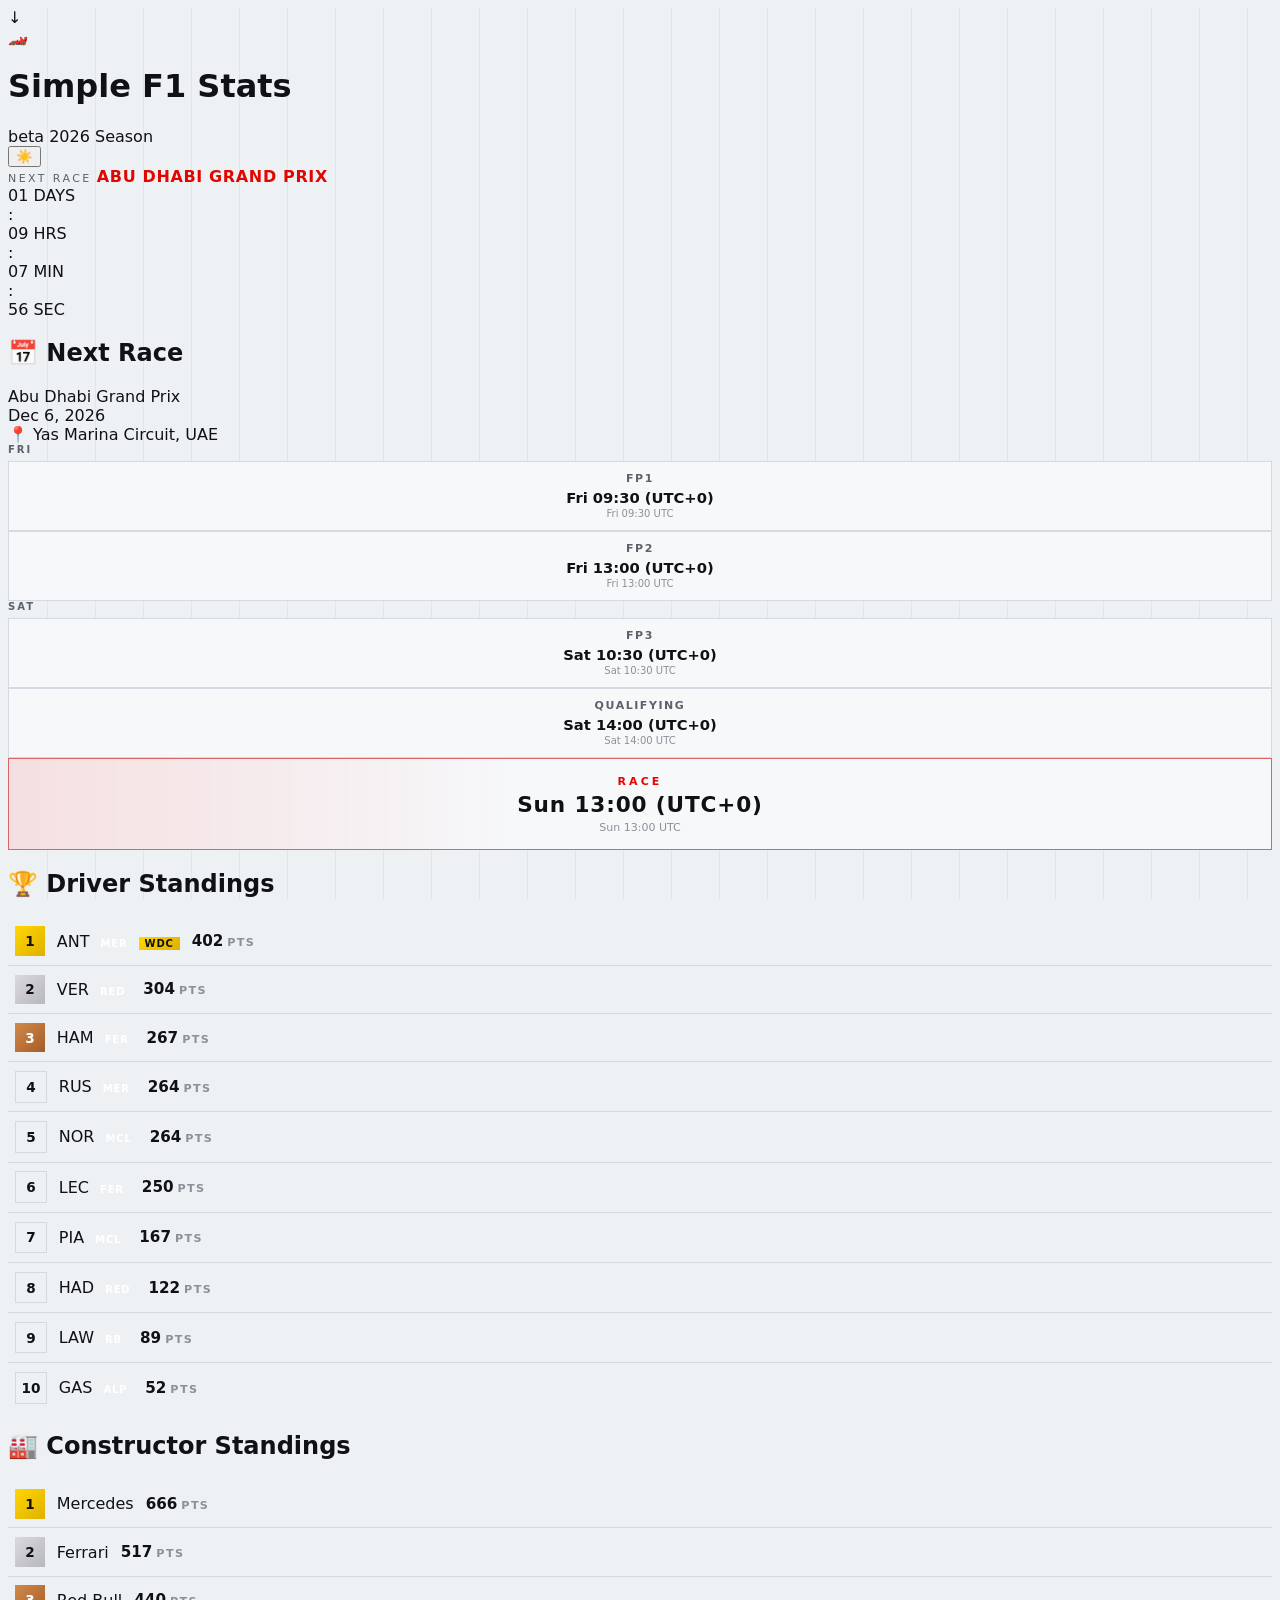
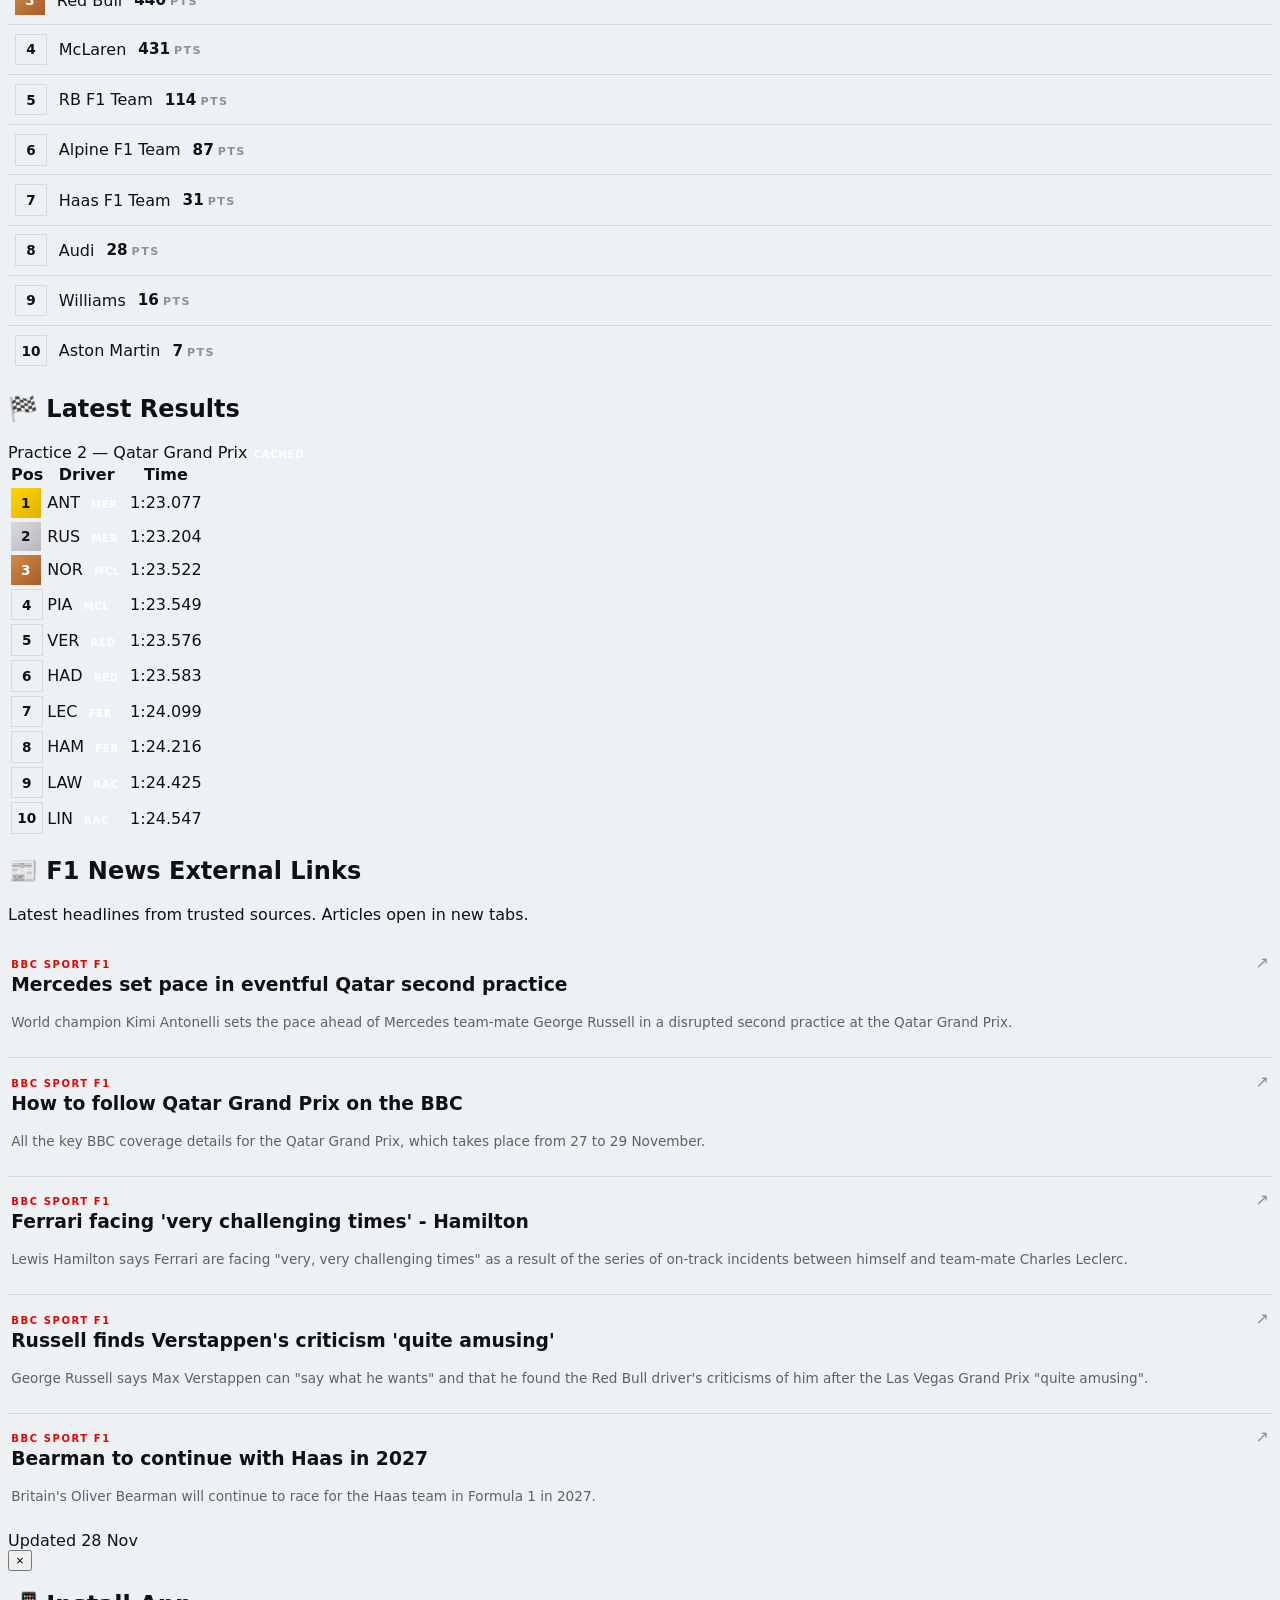
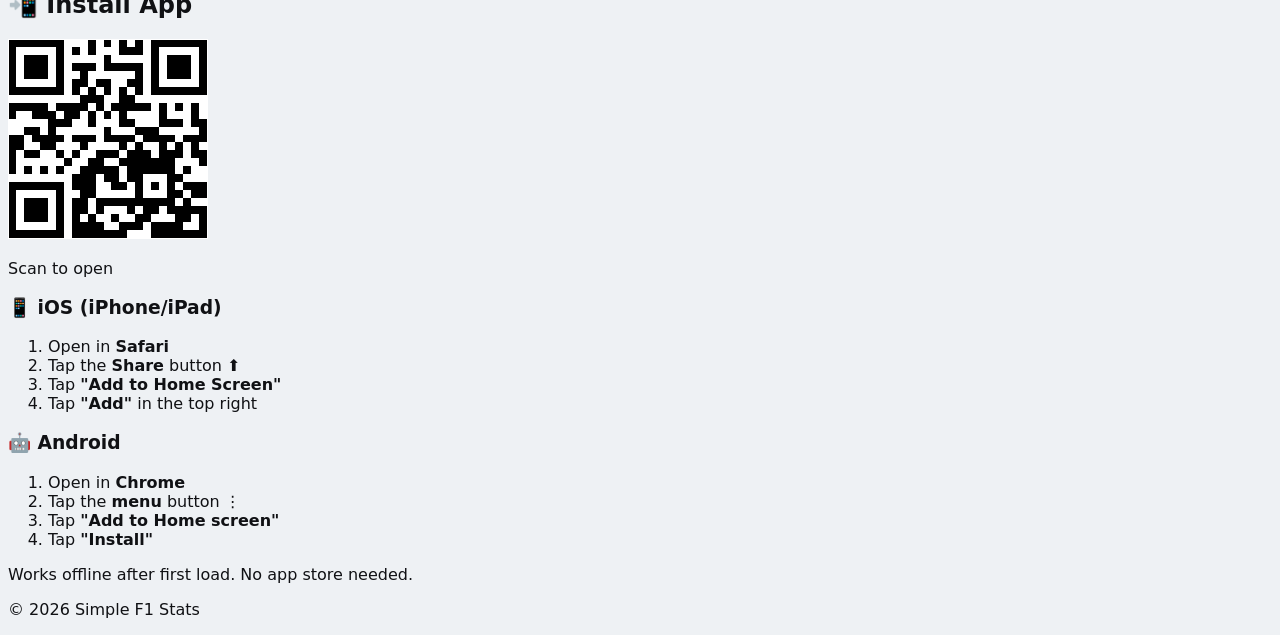
<file: docs/index-original.html>
<!DOCTYPE html>
<html lang="en">
<head>
    <meta charset="UTF-8">
    <link rel="icon" href="assets/favicon.svg" type="image/svg+xml">
    <meta name="viewport" content="width=device-width, initial-scale=1.0">
    <meta http-equiv="Cache-Control" content="no-cache, no-store, must-revalidate">
    <meta http-equiv="Pragma" content="no-cache">
    <meta http-equiv="Expires" content="0">
    
    <!-- PWA Meta Tags -->
    <link rel="manifest" href="manifest.json">
    <meta name="theme-color" content="#e10600">
    <meta name="apple-mobile-web-app-capable" content="yes">
    <meta name="apple-mobile-web-app-status-bar-style" content="black-translucent">
    <meta name="apple-mobile-web-app-title" content="F1 Stats">
    
    <!-- Primary Meta Tags -->
    <title>Simple F1 Stats - Live Formula 1 Dashboard</title>
    <meta name="title" content="Simple F1 Stats - Live Formula 1 Dashboard">
    <meta name="description" content="Real-time Formula 1 statistics, driver and constructor standings, race results, and latest F1 news. Your simple, ad-free F1 dashboard.">
    <meta name="keywords" content="Formula 1, F1, F1 stats, F1 standings, F1 results, F1 news, F1 dashboard, driver standings, constructor standings, race results">
    <meta name="author" content="Simple F1 Stats">
    <link rel="canonical" href="https://simplef1stats.com/">
    
    <!-- Open Graph / Facebook -->
    <meta property="og:type" content="website">
    <meta property="og:url" content="https://simplef1stats.com/">
    <meta property="og:title" content="Simple F1 Stats - Live Formula 1 Dashboard">
    <meta property="og:description" content="Real-time Formula 1 statistics, driver and constructor standings, race results, and latest F1 news.">
    <meta property="og:image" content="https://simplef1stats.com/assets/og-image.png">
    <meta property="og:site_name" content="Simple F1 Stats">
    
    <!-- Twitter -->
    <meta property="twitter:card" content="summary_large_image">
    <meta property="twitter:url" content="https://simplef1stats.com/">
    <meta property="twitter:title" content="Simple F1 Stats - Live Formula 1 Dashboard">
    <meta property="twitter:description" content="Real-time Formula 1 statistics, driver and constructor standings, race results, and latest F1 news.">
    <meta property="twitter:image" content="https://simplef1stats.com/assets/og-image.png">
    
    <!-- Structured Data -->
    <script type="application/ld+json">
    {
        "@context": "https://schema.org",
        "@type": "WebSite",
        "name": "Simple F1 Stats",
        "url": "https://simplef1stats.com/",
        "description": "Real-time Formula 1 statistics, standings, and results",
        "potentialAction": {
            "@type": "SearchAction",
            "target": "https://simplef1stats.com/?search={search_term_string}",
            "query-input": "required name=search_term_string"
        }
    }
    </script>
    <script type="application/ld+json">
    {
        "@context": "https://schema.org",
        "@type": "SportsActivityEvent",
        "name": "Formula 1 Statistics",
        "sport": "Formula 1",
        "description": "Live Formula 1 statistics and standings dashboard"
    }
    </script>
    
    <link rel="stylesheet" href="assets/css/style.css?t=202608040708">
    <script src="assets/js/app.js?t=202608040708" defer></script>
</head>
<body>
    <div class="pull-indicator" id="pull-indicator">
        <span class="arrow">↓</span>
    </div>
    <header class="header">
        <div class="header-content">
            <div class="logo">
                <span class="logo-icon">🏎️</span>
                <h1>Simple F1 Stats</h1>
                <span class="beta-badge">beta</span>
                <span class="season-badge" id="season-year">2026 Season</span>
            </div>
            <div class="header-actions">
                <button class="install-btn" id="install-btn" style="display: none;" aria-label="Install app">
                    <span class="install-icon">📲</span>
                    <span class="install-text">Install</span>
                </button>
                <button class="theme-toggle" id="theme-toggle" aria-label="Toggle theme">
                    <span class="theme-icon">🌙</span>
                </button>
            </div>
        </div>
    </header>
    
    <!-- Countdown Timer -->
    <div class="countdown-banner" id="countdown-banner">
        <div class="countdown-content">
            <span class="countdown-label">Next Race</span>
            <span class="countdown-race" id="countdown-race">Loading...</span>
            <div class="countdown-timer" id="countdown-timer">
                <div class="countdown-unit">
                    <span class="countdown-value" id="countdown-days">--</span>
                    <span class="countdown-label-small">DAYS</span>
                </div>
                <span class="countdown-separator">:</span>
                <div class="countdown-unit">
                    <span class="countdown-value" id="countdown-hours">--</span>
                    <span class="countdown-label-small">HRS</span>
                </div>
                <span class="countdown-separator">:</span>
                <div class="countdown-unit">
                    <span class="countdown-value" id="countdown-minutes">--</span>
                    <span class="countdown-label-small">MIN</span>
                </div>
                <span class="countdown-separator">:</span>
                <div class="countdown-unit">
                    <span class="countdown-value" id="countdown-seconds">--</span>
                    <span class="countdown-label-small">SEC</span>
                </div>
            </div>
        </div>
    </div>
    
    <!-- Live Session Banner -->
    <div class="live-banner" id="live-banner" style="display: none;">
        <span class="live-dot"></span>
        <span class="live-text" id="live-text">Session in progress</span>
    </div>

    <main class="main">
        <div class="grid">
            <!-- Next Race -->
            <section class="card race-card" aria-labelledby="next-race-title">
                <h2 id="next-race-title"><span class="icon">📅</span> Next Race</h2>
                <div class="race-header">
                    <div class="race-name" id="next-race-name">Loading...</div>
                    <div class="race-date" id="next-race-date"></div>
                </div>
                <div class="race-circuit" id="next-race-circuit"></div>
                <div class="session-list" id="session-times"></div>
            </section>

            <!-- Driver Standings -->
            <section class="card" aria-labelledby="driver-standings-title">
                <h2 id="driver-standings-title"><span class="icon">🏆</span> Driver Standings</h2>
                <div id="driver-standings" class="standings-list">
                    <div class="loading-skeleton"></div>
                </div>
            </section>

            <!-- Constructor Standings -->
            <section class="card" aria-labelledby="constructor-standings-title">
                <h2 id="constructor-standings-title"><span class="icon">🏭</span> Constructor Standings</h2>
                <div id="constructor-standings" class="standings-list">
                    <div class="loading-skeleton"></div>
                </div>
            </section>

            <!-- Latest Results -->
            <section class="card" aria-labelledby="latest-results-title">
                <h2 id="latest-results-title"><span class="icon">🏁</span> Latest Results</h2>
                <div class="results-header" id="results-header"></div>
                <table class="results-table" aria-label="Latest session results">
                    <thead>
                        <tr>
                            <th>Pos</th>
                            <th>Driver</th>
                            <th>Time</th>
                        </tr>
                    </thead>
                    <tbody id="latest-results">
                        <tr><td colspan="3" class="loading-cell">Loading...</td></tr>
                    </tbody>
                </table>
            </section>

            <!-- F1 News -->
            <section class="card news-card" aria-labelledby="news-title">
                <h2 id="news-title">
                    <span class="icon">📰</span> F1 News
                    <span class="news-disclaimer">External Links</span>
                </h2>
                <p class="news-intro">Latest headlines from trusted sources. Articles open in new tabs.</p>
                <div id="news-list" class="news-list">
                    <div class="loading-skeleton"></div>
                </div>
                <div class="news-footer">
                    <span id="news-updated">Updated daily</span>
                </div>
            </section>

            <!-- Weather (Live during sessions) -->
            <section class="card weather-card" id="weather-card" aria-labelledby="weather-title" style="display: none;">
                <h2 id="weather-title"><span class="icon">🌦️</span> Track Weather</h2>
                <div id="weather-content" class="weather-grid">
                    <div class="loading-skeleton"></div>
                </div>
            </section>

            <!-- Pit Stops (Live during race) -->
            <section class="card pitstops-card" id="pitstops-card" aria-labelledby="pitstops-title" style="display: none;">
                <h2 id="pitstops-title"><span class="icon">🛞</span> Pit Stops</h2>
                <table class="results-table" aria-label="Pit stop times">
                    <thead>
                        <tr>
                            <th>Lap</th>
                            <th>Driver</th>
                            <th>Time</th>
                            <th>Tire</th>
                        </tr>
                    </thead>
                    <tbody id="pitstops-results">
                    </tbody>
                </table>
            </section>
            <!-- Install App Section -->
            <section class="card install-card" id="install-section" aria-labelledby="install-title">
                <button class="install-close" id="install-close" aria-label="Close install instructions">×</button>
                <h2 id="install-title"><span class="icon">📲</span> Install App</h2>
                <div class="install-content">
                    <div class="install-qr">
                        <img src="assets/qr-code.png" alt="Scan to visit Simple F1 Stats" class="qr-image">
                        <p class="qr-hint">Scan to open</p>
                    </div>
                    <div class="install-steps">
                        <div class="install-platform" id="ios-instructions">
                            <h3>📱 iOS (iPhone/iPad)</h3>
                            <ol>
                                <li>Open in <strong>Safari</strong></li>
                                <li>Tap the <strong>Share</strong> button <span class="share-icon">⬆️</span></li>
                                <li>Tap <strong>"Add to Home Screen"</strong></li>
                                <li>Tap <strong>"Add"</strong> in the top right</li>
                            </ol>
                        </div>
                        <div class="install-platform" id="android-instructions">
                            <h3>🤖 Android</h3>
                            <ol>
                                <li>Open in <strong>Chrome</strong></li>
                                <li>Tap the <strong>menu</strong> button <span class="menu-icon">⋮</span></li>
                                <li>Tap <strong>"Add to Home screen"</strong></li>
                                <li>Tap <strong>"Install"</strong></li>
                            </ol>
                        </div>
                    </div>
                </div>
                <p class="install-note">Works offline after first load. No app store needed.</p>
            </section>

        </div>
    </main>

    <footer class="footer">
        <p>&copy; 2026 Simple F1 Stats</p>
    </footer>

    <script>
        // Theme handling
        const themeToggle = document.getElementById('theme-toggle');
        const themeIcon = themeToggle.querySelector('.theme-icon');
        
        function setTheme(theme) {
            document.documentElement.setAttribute('data-theme', theme);
            themeIcon.textContent = theme === 'dark' ? '☀️' : '🌙';
            localStorage.setItem('f1-theme', theme);
        }
        
        // Initialize theme
        const savedTheme = localStorage.getItem('f1-theme') || 
            (window.matchMedia('(prefers-color-scheme: dark)').matches ? 'dark' : 'light');
        setTheme(savedTheme);
        
        themeToggle.addEventListener('click', () => {
            const current = document.documentElement.getAttribute('data-theme');
            setTheme(current === 'dark' ? 'light' : 'dark');
        });

        // PWA Install handling
        let deferredPrompt;
        const installBtn = document.getElementById('install-btn');
        
        window.addEventListener('beforeinstallprompt', (e) => {
            e.preventDefault();
            deferredPrompt = e;
            installBtn.style.display = 'flex';
        });
        
        installBtn.addEventListener('click', async () => {
            if (!deferredPrompt) return;
            
            deferredPrompt.prompt();
            const { outcome } = await deferredPrompt.userChoice;
            
            if (outcome === 'accepted') {
                installBtn.style.display = 'none';
            }
            deferredPrompt = null;
        });
        
        window.addEventListener('appinstalled', () => {
            installBtn.style.display = 'none';
            deferredPrompt = null;
        });

        // Register service worker
        if ('serviceWorker' in navigator) {
            navigator.serviceWorker.register('/sw.js')
                .then(reg => console.log('Service Worker registered'))
                .catch(err => console.log('Service Worker registration failed:', err));
        }

        // Load news
        async function loadNews() {
            try {
                const res = await fetch('data/news.json');
                const data = await res.json();
                const container = document.getElementById('news-list');
                const updatedEl = document.getElementById('news-updated');
                
                if (data.articles && data.articles.length > 0) {
                    container.innerHTML = data.articles.map(article => `
                        <a href="${article.link}" target="_blank" rel="noopener noreferrer" class="news-item">
                            <div class="news-item-content">
                                <span class="news-source">${article.source}</span>
                                <h3 class="news-headline">${article.title}</h3>
                                ${article.description ? `<p class="news-excerpt">${article.description}</p>` : ''}
                            </div>
                            <span class="news-arrow">↗</span>
                        </a>
                    `).join('');
                    
                    // Show last updated time
                    const lastUpdated = new Date(data.lastUpdated);
                    updatedEl.textContent = `Updated ${lastUpdated.toLocaleDateString('en-GB', { day: 'numeric', month: 'short' })}`;
                } else {
                    container.innerHTML = '<p class="news-empty">No news available</p>';
                }
            } catch (err) {
                console.error('Failed to load news:', err);
                document.getElementById('news-list').innerHTML = '<p class="news-empty">News unavailable</p>';
            }
        }
        
        loadNews();
        // Platform detection for install instructions
        function highlightPlatformInstructions() {
            const isIOS = /iPad|iPhone|iPod/.test(navigator.userAgent) && !window.MSStream;
            const isAndroid = /Android/.test(navigator.userAgent);
            
            const iosSection = document.getElementById('ios-instructions');
            const androidSection = document.getElementById('android-instructions');
            
            if (isIOS && iosSection) {
                iosSection.style.background = 'var(--bg-card)';
                iosSection.style.border = '2px solid #e10600';
            } else if (isAndroid && androidSection) {
                androidSection.style.background = 'var(--bg-card)';
                androidSection.style.border = '2px solid #e10600';
            }
        }
        
        highlightPlatformInstructions();
        // Install section dismiss handler
        const installSection = document.getElementById('install-section');
        const installCloseBtn = document.getElementById('install-close');
        
        // Check if user previously dismissed (24h cooldown)
        const dismissedAt = localStorage.getItem('f1-install-dismissed');
        if (dismissedAt && (Date.now() - parseInt(dismissedAt)) < 86400000) {
            installSection.classList.add('dismissed');
        }
        
        if (installCloseBtn) {
            installCloseBtn.addEventListener('click', () => {
                installSection.classList.add('dismissed');
                localStorage.setItem('f1-install-dismissed', Date.now().toString());
            });
        }


    </script>
</body>
</html>
</file>
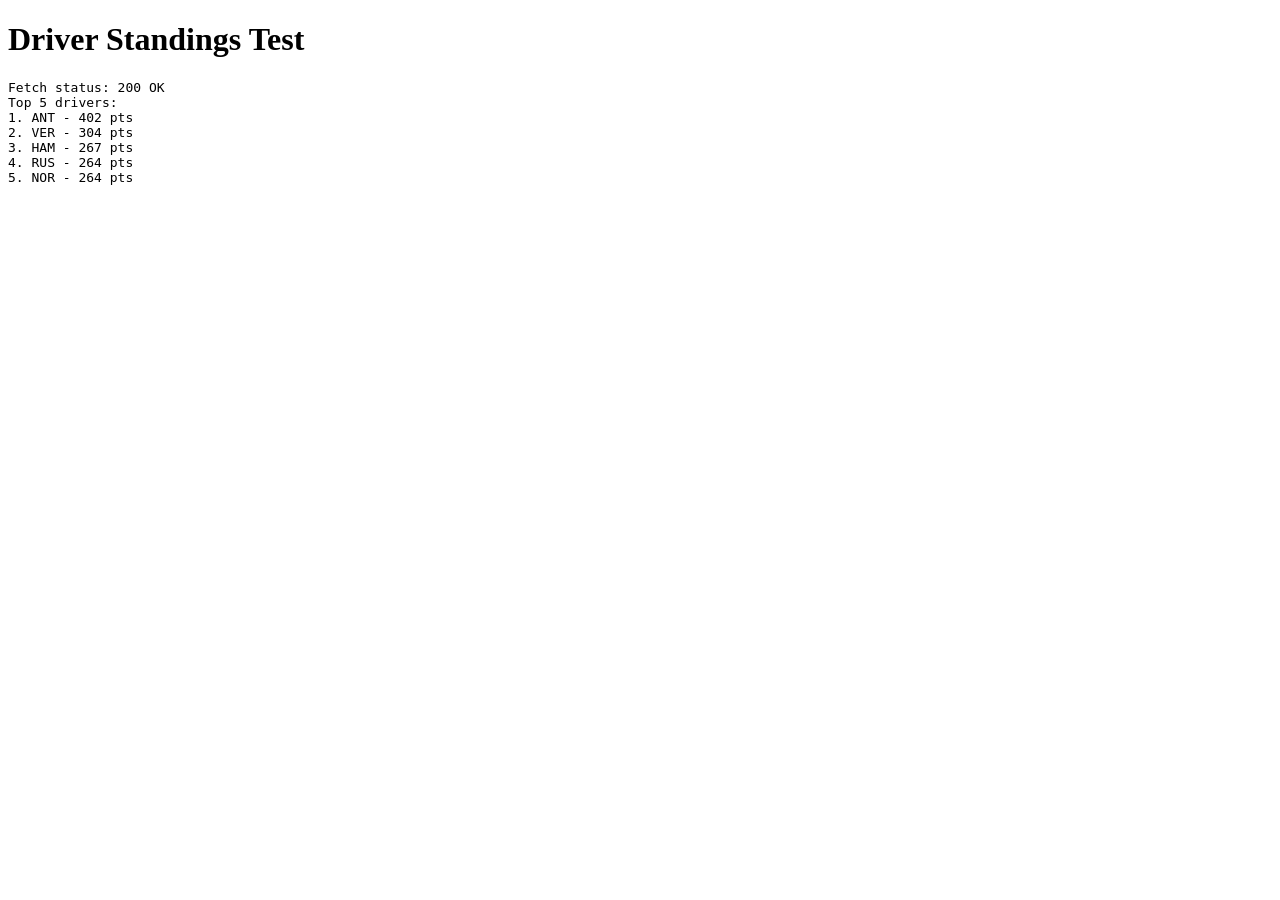
<file: docs/test.html>
<!DOCTYPE html>
<html>
<head>
  <title>Test</title>
</head>
<body>
  <h1>Driver Standings Test</h1>
  <pre id="output">Loading...</pre>
  <script>
    async function test() {
      const out = document.getElementById('output');
      try {
        const resp = await fetch('data/drivers.json');
        out.textContent = 'Fetch status: ' + resp.status + ' ' + resp.statusText + '\n';
        const data = await resp.json();
        const standings = data.MRData.StandingsTable.StandingsLists[0].DriverStandings.slice(0, 5);
        out.textContent += 'Top 5 drivers:\n';
        for (const s of standings) {
          out.textContent += s.position + '. ' + s.Driver.code + ' - ' + s.points + ' pts\n';
        }
      } catch (e) {
        out.textContent = 'Error: ' + e.message + '\n' + e.stack;
      }
    }
    test();
  </script>
</body>
</html>
</file>
<file: docs/assets/css/style.css>
/* Simple F1 Stats — pit-wall theme */

:root {
    --bg: #eef1f4;
    --bg-2: #e4e8ee;
    --surface: #ffffff;
    --surface-2: #f7f8fa;
    --ink: #101114;
    --muted: #5c616a;
    --faint: #8b9099;
    --line: #d5dae2;
    --accent: #e10600;
    --accent-2: #ff3b2f;
    --accent-soft: rgba(225, 6, 0, 0.1);
    --live: #e10600;
    --gold: #d4af37;
    --silver: #9aa0a8;
    --bronze: #b87333;
    --chip: #eef1f4;
    --header: rgba(255, 255, 255, 0.88);
    --shadow: 0 1px 0 rgba(16, 17, 20, 0.04), 0 10px 28px rgba(16, 17, 20, 0.06);
    --mono: "Barlow Condensed", "Titillium Web", system-ui, sans-serif;
    --sans: "Titillium Web", system-ui, sans-serif;
    color-scheme: light;
}

html.dark {
    --bg: #070708;
    --bg-2: #0c0c0e;
    --surface: #101014;
    --surface-2: #16161b;
    --ink: #f4f4f5;
    --muted: #9a9aa3;
    --faint: #6d6d76;
    --line: #24242b;
    --accent: #ff2a1a;
    --accent-2: #ff5a4d;
    --accent-soft: rgba(255, 42, 26, 0.14);
    --live: #ff2a1a;
    --gold: #f0c14b;
    --silver: #c5c8ce;
    --bronze: #d08a4a;
    --chip: #1a1a20;
    --header: rgba(7, 7, 8, 0.82);
    --shadow: 0 0 0 1px rgba(255, 255, 255, 0.03), 0 18px 40px rgba(0, 0, 0, 0.45);
    color-scheme: dark;
}

html, body {
    background: var(--bg);
    color: var(--ink);
    font-family: var(--sans);
}

body {
    background-image:
        linear-gradient(180deg, transparent 0%, transparent 100%),
        repeating-linear-gradient(
            90deg,
            transparent,
            transparent 47px,
            color-mix(in srgb, var(--line) 55%, transparent) 47px,
            color-mix(in srgb, var(--line) 55%, transparent) 48px
        );
    background-size: 100% 100%, 48px 100%;
    background-attachment: fixed;
}

html.dark body {
    background-image:
        radial-gradient(1200px 400px at 10% -10%, rgba(255, 42, 26, 0.08), transparent 50%),
        radial-gradient(800px 300px at 90% 0%, rgba(255, 255, 255, 0.03), transparent 45%),
        repeating-linear-gradient(
            90deg,
            transparent,
            transparent 47px,
            rgba(255, 255, 255, 0.018) 47px,
            rgba(255, 255, 255, 0.018) 48px
        );
}

::-webkit-scrollbar { width: 8px; height: 8px; }
::-webkit-scrollbar-track { background: transparent; }
::-webkit-scrollbar-thumb { background: var(--line); border-radius: 4px; }

.top-stripe {
    height: 3px;
    background: linear-gradient(90deg, var(--accent), #111 28%, var(--accent) 72%, #111);
}

.site-header {
    background: var(--header);
    border-bottom: 1px solid var(--line);
    backdrop-filter: blur(16px);
}

.mark {
    width: 38px;
    height: 38px;
    clip-path: polygon(12% 0, 100% 0, 88% 100%, 0 100%);
    background: linear-gradient(160deg, var(--accent-2), var(--accent) 55%, #8a0400);
    display: grid;
    place-items: center;
    box-shadow: 0 8px 18px var(--accent-soft);
}

.mark svg { width: 18px; height: 18px; }

.wordmark {
    font-family: var(--mono);
    font-weight: 700;
    letter-spacing: 0.08em;
    text-transform: uppercase;
    font-size: 1.05rem;
    line-height: 1;
}

.wordmark span { color: var(--accent); }

.beta-pill,
.season-pill {
    font-family: var(--mono);
    letter-spacing: 0.14em;
    text-transform: uppercase;
}

.beta-pill {
    background: var(--accent);
    color: #fff;
    font-size: 9px;
    font-weight: 700;
    padding: 3px 7px;
}

.season-pill {
    background: var(--chip);
    color: var(--muted);
    border: 1px solid var(--line);
    font-size: 11px;
    font-weight: 600;
    padding: 4px 9px;
}

.icon-btn {
    width: 40px;
    height: 40px;
    display: grid;
    place-items: center;
    border: 1px solid var(--line);
    background: var(--surface);
    color: var(--ink);
    transition: background 0.15s ease, border-color 0.15s ease;
}
.icon-btn:hover { border-color: var(--accent); color: var(--accent); }
.icon-btn svg { width: 18px; height: 18px; }

.countdown {
    background: var(--bg-2);
    border-bottom: 1px solid var(--line);
}
.countdown-label {
    font-family: var(--mono);
    letter-spacing: 0.22em;
    text-transform: uppercase;
    font-size: 11px;
    color: var(--muted);
}
.countdown-race {
    font-family: var(--mono);
    font-weight: 700;
    letter-spacing: 0.04em;
    text-transform: uppercase;
    color: var(--accent);
}
.time-box {
    min-width: 3.1rem;
    background: var(--surface);
    border: 1px solid var(--line);
    box-shadow: var(--shadow);
    padding: 6px 8px 5px;
}
.time-box b {
    display: block;
    font-family: var(--mono);
    font-size: 1.65rem;
    font-weight: 700;
    line-height: 1;
    font-variant-numeric: tabular-nums;
}
.time-box span {
    display: block;
    margin-top: 3px;
    font-family: var(--mono);
    font-size: 9px;
    letter-spacing: 0.18em;
    text-transform: uppercase;
    color: var(--muted);
}
.time-sep { color: var(--accent); font-weight: 700; font-size: 1.2rem; }

.live-banner {
    background: var(--accent);
    color: #fff;
}

.champion-notice {
    background:
        linear-gradient(90deg, rgba(0, 210, 190, 0.16), transparent 42%),
        var(--surface);
    border-bottom: 1px solid var(--line);
    border-top: 3px solid #00d2be;
}
.champion-kicker {
    font-family: var(--mono);
    letter-spacing: 0.22em;
    text-transform: uppercase;
    font-size: 11px;
    font-weight: 700;
    color: #00a898;
}
html.dark .champion-kicker { color: #5ef0e0; }
.champion-name {
    font-family: var(--mono);
    font-weight: 700;
    letter-spacing: 0.04em;
    text-transform: uppercase;
    font-size: 1.7rem;
    line-height: 1;
    margin-top: 2px;
}
.champion-detail {
    max-width: 36rem;
    color: var(--muted);
    font-size: 0.92rem;
    line-height: 1.35;
}
.wdc-chip {
    padding: 1px 6px;
    font-family: var(--mono);
    font-size: 10px;
    font-weight: 700;
    letter-spacing: 0.08em;
    text-transform: uppercase;
    color: #111;
    background: linear-gradient(135deg, #ffd700, #e0b000);
}


.panel {
    background: var(--surface);
    border: 1px solid var(--line);
    box-shadow: var(--shadow);
    border-radius: 2px;
    padding: 1.25rem 1.25rem 1.1rem;
}
.panel-title {
    display: flex;
    align-items: center;
    gap: 10px;
    margin-bottom: 1rem;
    font-family: var(--mono);
    font-size: 0.95rem;
    font-weight: 700;
    letter-spacing: 0.16em;
    text-transform: uppercase;
}
.panel-title::before {
    content: "";
    width: 18px;
    height: 3px;
    background: var(--accent);
}

.session-chip {
    display: flex;
    flex-direction: column;
    align-items: center;
    text-align: center;
    padding: 0.65rem 0.75rem;
    background: var(--surface-2);
    border: 1px solid var(--line);
    transition: border-color 0.15s ease;
}
.session-chip:hover { border-color: color-mix(in srgb, var(--accent) 45%, var(--line)); }
.session-chip .name {
    font-family: var(--mono);
    font-size: 11px;
    font-weight: 600;
    letter-spacing: 0.14em;
    text-transform: uppercase;
    color: var(--muted);
}
.session-chip .local {
    margin-top: 4px;
    font-weight: 700;
    font-size: 0.92rem;
}
.session-chip .utc {
    margin-top: 2px;
    font-size: 10px;
    color: var(--faint);
}
.day-label {
    font-family: var(--mono);
    font-size: 10px;
    font-weight: 700;
    letter-spacing: 0.2em;
    text-transform: uppercase;
    color: var(--muted);
    margin-bottom: 0.4rem;
}

.race-highlight {
    position: relative;
    overflow: hidden;
    border: 1px solid color-mix(in srgb, var(--accent) 55%, var(--line));
    background:
        linear-gradient(90deg, var(--accent-soft), transparent 40%),
        var(--surface-2);
    text-align: center;
    padding: 1rem 1rem 0.95rem;
}
.race-highlight .kicker {
    font-family: var(--mono);
    font-size: 11px;
    font-weight: 700;
    letter-spacing: 0.28em;
    text-transform: uppercase;
    color: var(--accent);
}
.race-highlight .when {
    display: block;
    margin-top: 4px;
    font-family: var(--mono);
    font-size: 1.35rem;
    font-weight: 700;
    letter-spacing: 0.04em;
}

.standings-row {
    display: flex;
    align-items: center;
    gap: 0.75rem;
    padding: 0.55rem 0.45rem;
    border-bottom: 1px solid var(--line);
    transition: background 0.15s ease;
}
.standings-row:last-child { border-bottom: 0; }
.standings-row:hover { background: var(--accent-soft); }

.pos-badge {
    width: 1.85rem;
    height: 1.85rem;
    display: grid;
    place-items: center;
    font-family: var(--mono);
    font-weight: 700;
    font-size: 0.85rem;
    flex-shrink: 0;
}
.pos-1 { background: linear-gradient(135deg, #ffd700, #e0b000); color: #111; }
.pos-2 { background: linear-gradient(135deg, #d9d9de, #b7b7be); color: #111; }
.pos-3 { background: linear-gradient(135deg, #d08a4a, #a65c28); color: #fff; }
.pos-n { background: var(--chip); color: var(--ink); border: 1px solid var(--line); }

.team-chip {
    padding: 1px 6px;
    font-family: var(--mono);
    font-size: 10px;
    font-weight: 700;
    letter-spacing: 0.08em;
    text-transform: uppercase;
    color: #fff;
}

.pts {
    font-family: var(--mono);
    font-size: 0.95rem;
    font-weight: 700;
    font-variant-numeric: tabular-nums;
}
.pts span { color: var(--faint); font-weight: 600; margin-left: 4px; font-size: 0.7rem; letter-spacing: 0.12em; text-transform: uppercase; }

.meta { color: var(--muted); font-size: 0.875rem; }
.updated { color: var(--faint); font-size: 11px; }

.data-table { width: 100%; font-size: 0.875rem; }
.data-table th {
    font-family: var(--mono);
    font-size: 11px;
    letter-spacing: 0.16em;
    text-transform: uppercase;
    color: var(--muted);
    font-weight: 600;
    text-align: left;
    padding: 0.4rem 0;
    border-bottom: 1px solid var(--line);
}
.data-table td {
    padding: 0.55rem 0;
    border-bottom: 1px solid var(--line);
    vertical-align: middle;
}
.data-table tr:last-child td { border-bottom: 0; }
.data-table tbody tr:hover { background: var(--accent-soft); }
.data-table .time { text-align: right; font-variant-numeric: tabular-nums; color: var(--muted); font-family: ui-monospace, SFMono-Regular, Menlo, monospace; }

.news-item {
    display: flex;
    align-items: flex-start;
    justify-content: space-between;
    gap: 1rem;
    padding: 0.85rem 0.2rem;
    border-bottom: 1px solid var(--line);
    color: inherit;
    text-decoration: none;
}
.news-item:last-child { border-bottom: 0; }
.news-item:hover { background: var(--accent-soft); }
.news-source {
    font-family: var(--mono);
    font-size: 10px;
    font-weight: 700;
    letter-spacing: 0.16em;
    text-transform: uppercase;
    color: var(--accent);
}
.news-item h3 { font-weight: 600; margin-top: 2px; }
.news-item p { color: var(--muted); font-size: 0.85rem; margin-top: 4px; }
.news-arrow { color: var(--faint); flex-shrink: 0; }

.install-card { position: relative; }
.install-box {
    background: var(--surface-2);
    border: 1px solid var(--line);
    padding: 0.9rem 1rem;
}
.qr-wrap {
    background: #fff;
    padding: 0.75rem;
    border: 1px solid var(--line);
}

html.dark .dnf-row,
html:not(.dark) .dnf-row {
    background: repeating-linear-gradient(
        135deg,
        transparent,
        transparent 10px,
        var(--accent-soft) 10px,
        var(--accent-soft) 20px
    );
}

@keyframes shimmer {
    0% { background-position: -200% 0; }
    100% { background-position: 200% 0; }
}
.skeleton {
    background: linear-gradient(90deg, var(--chip) 25%, var(--line) 50%, var(--chip) 75%);
    background-size: 200% 100%;
    animation: shimmer 1.5s infinite;
}

.site-footer {
    margin-top: 3rem;
    padding: 2rem 0;
    text-align: center;
    color: var(--muted);
    font-size: 0.8rem;
    border-top: 1px solid var(--line);
    font-family: var(--mono);
    letter-spacing: 0.08em;
    text-transform: uppercase;
}
.site-footer a { color: var(--accent); text-decoration: none; }
.site-footer a:hover { text-decoration: underline; }

.site-footer-note {
    margin: 0.7rem auto 0;
    max-width: 28rem;
    text-transform: none;
    letter-spacing: 0.02em;
    font-size: 0.72rem;
    opacity: 0.8;
    line-height: 1.4;
}

.pull-indicator { transition: transform 0.2s ease, opacity 0.2s ease; }

html.dark .theme-sun { display: block; }
html.dark .theme-moon { display: none; }
html:not(.dark) .theme-sun { display: none; }
html:not(.dark) .theme-moon { display: block; }

.race-highlight .utc {
    display: block;
    margin-top: 4px;
    font-size: 11px;
    color: var(--faint);
}
</file>
